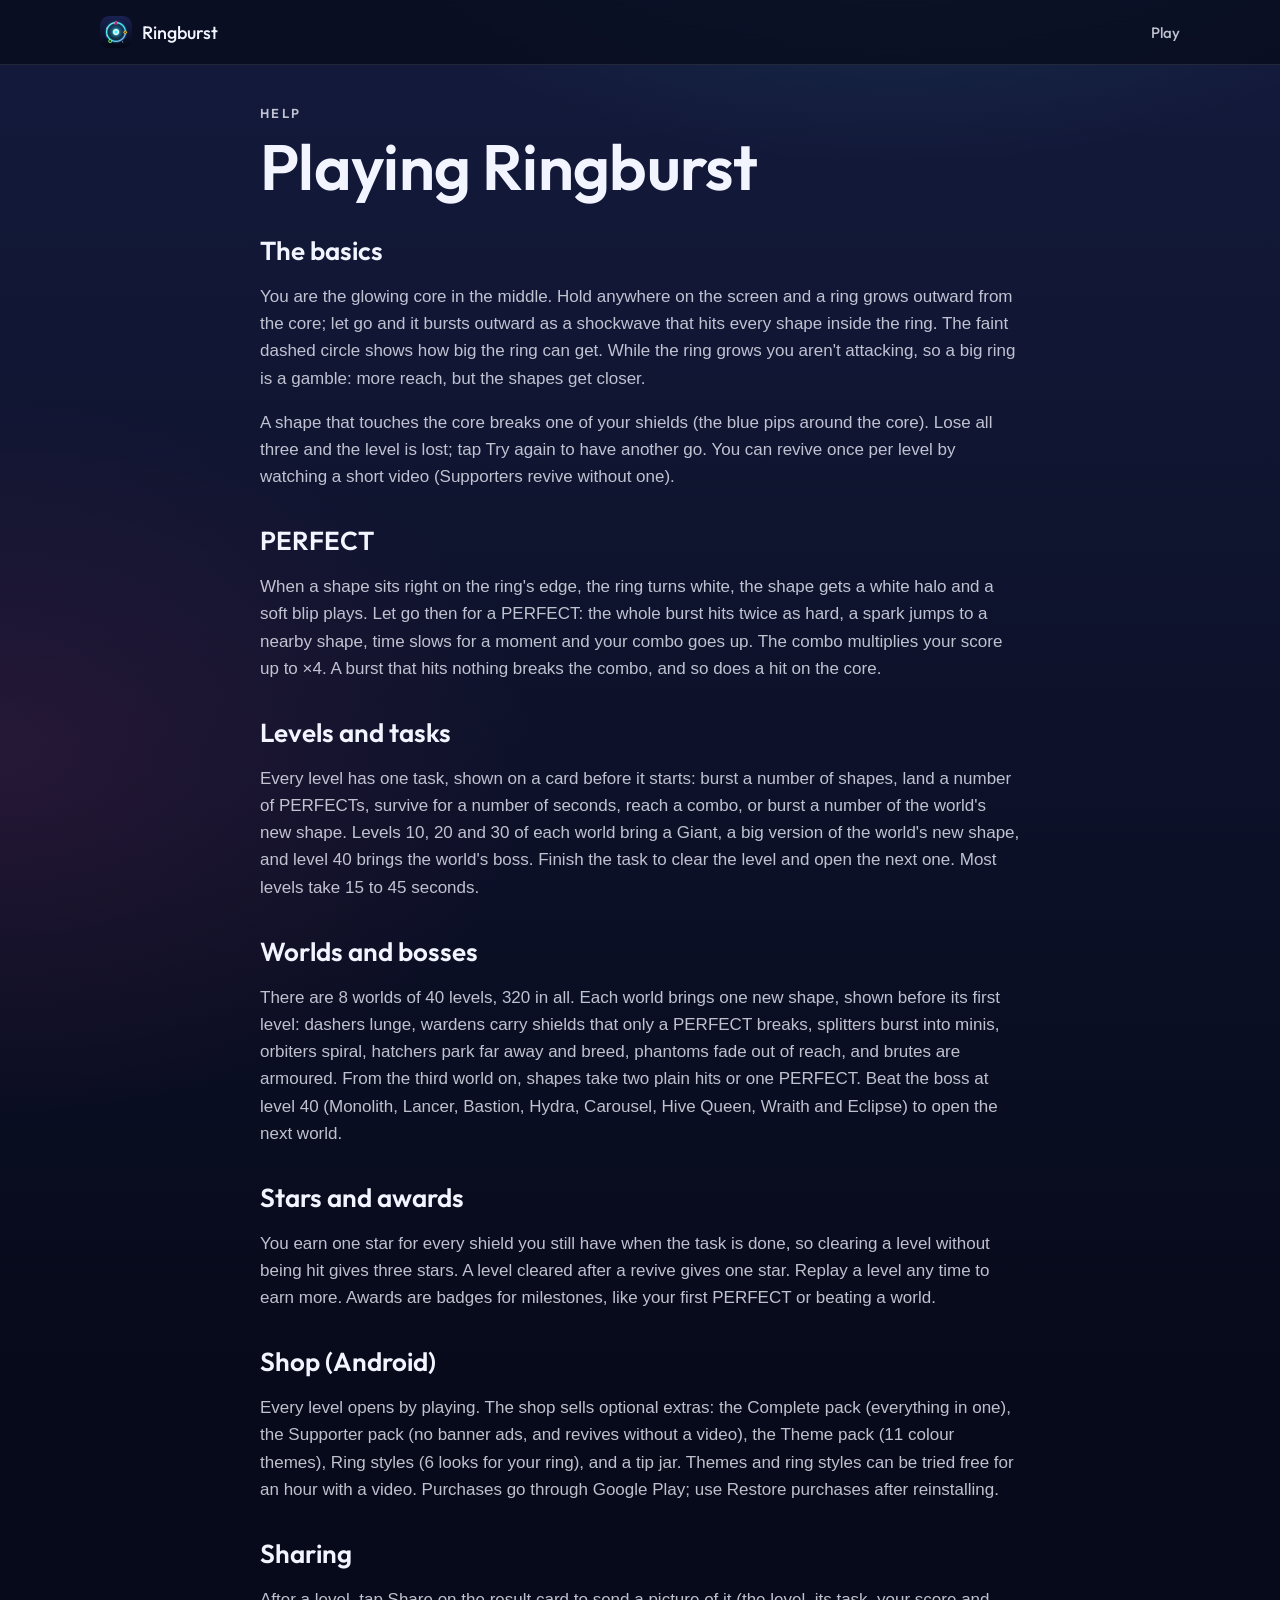
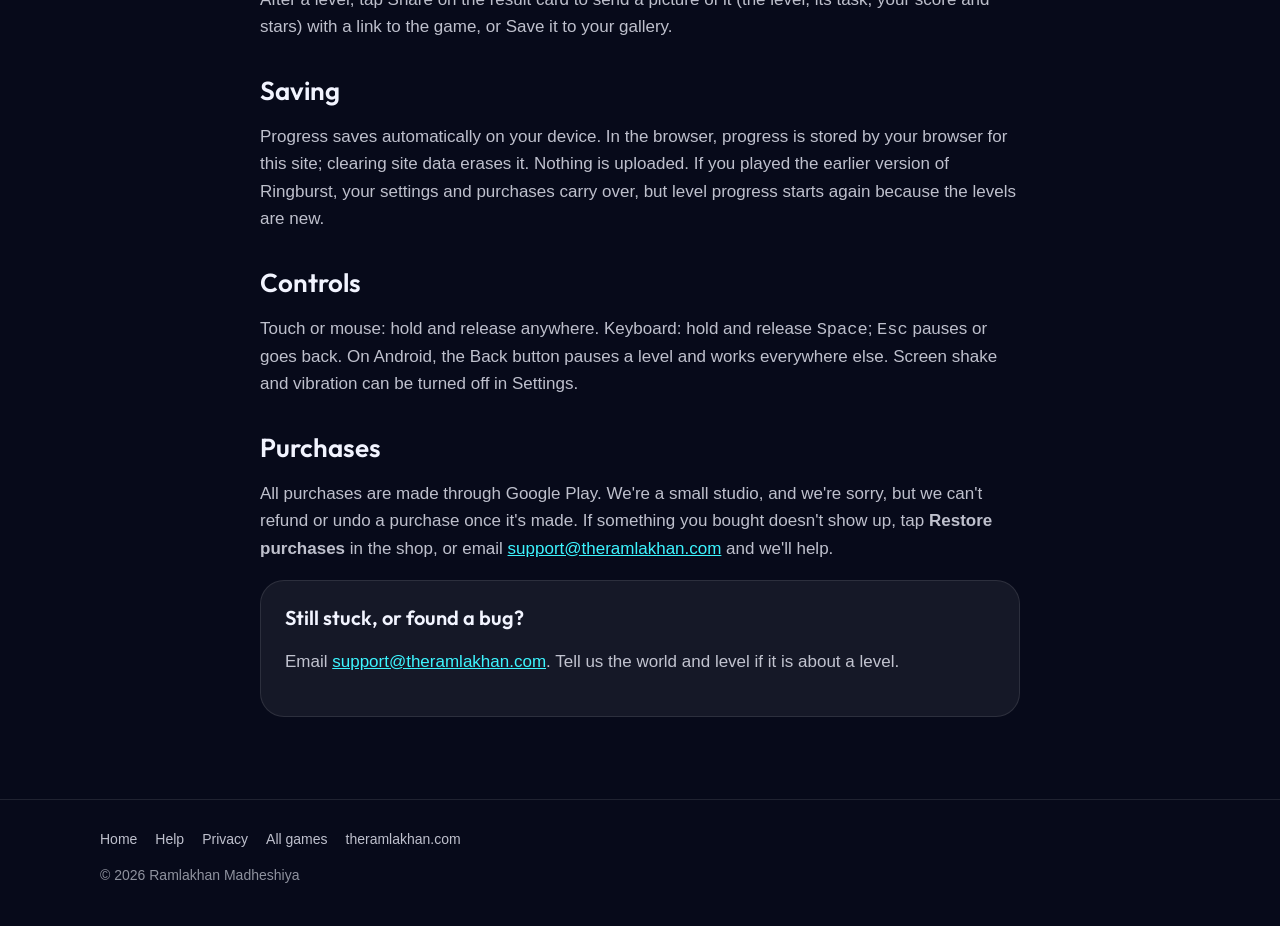
<file: web/help/index.html>
<!doctype html>
<html lang="en">
<head>
<meta charset="utf-8">
<meta name="viewport" content="width=device-width, initial-scale=1, viewport-fit=cover">
<title>Ringburst Help</title>
<meta name="description" content="How to play Ringburst: hold to grow the ring, let go to burst it, PERFECT releases, level tasks, stars, worlds and bosses.">
<meta name="theme-color" content="#070A1A">
<link rel="icon" href="../icon.svg" type="image/svg+xml">
<link rel="preconnect" href="https://fonts.googleapis.com">
<link rel="preconnect" href="https://fonts.gstatic.com" crossorigin>
<link href="https://fonts.googleapis.com/css2?family=Outfit:wght@400;500;600;700;800&display=swap" rel="stylesheet">
<link rel="stylesheet" href="../assets/site.css">
</head>
<body>
<header class="nav">
  <div class="container nav-inner">
    <a class="wordmark" href="../"><img src="../images/icon-512.png" alt="" width="32" height="32"><span>Ringburst</span></a>
    <a class="link" href="../play/">Play</a>
  </div>
</header>
<main class="container doc">
  <p class="eyebrow">Help</p>
  <h1>Playing Ringburst</h1>

  <h2>The basics</h2>
  <p>You are the glowing core in the middle. Hold anywhere on the screen and a ring grows outward from the core; let go and it bursts outward as a shockwave that hits every shape inside the ring. The faint dashed circle shows how big the ring can get. While the ring grows you aren't attacking, so a big ring is a gamble: more reach, but the shapes get closer.</p>
  <p>A shape that touches the core breaks one of your shields (the blue pips around the core). Lose all three and the level is lost; tap Try again to have another go. You can revive once per level by watching a short video (Supporters revive without one).</p>

  <h2>PERFECT</h2>
  <p>When a shape sits right on the ring's edge, the ring turns white, the shape gets a white halo and a soft blip plays. Let go then for a PERFECT: the whole burst hits twice as hard, a spark jumps to a nearby shape, time slows for a moment and your combo goes up. The combo multiplies your score up to ×4. A burst that hits nothing breaks the combo, and so does a hit on the core.</p>

  <h2>Levels and tasks</h2>
  <p>Every level has one task, shown on a card before it starts: burst a number of shapes, land a number of PERFECTs, survive for a number of seconds, reach a combo, or burst a number of the world's new shape. Levels 10, 20 and 30 of each world bring a Giant, a big version of the world's new shape, and level 40 brings the world's boss. Finish the task to clear the level and open the next one. Most levels take 15 to 45 seconds.</p>

  <h2>Worlds and bosses</h2>
  <p>There are 8 worlds of 40 levels, 320 in all. Each world brings one new shape, shown before its first level: dashers lunge, wardens carry shields that only a PERFECT breaks, splitters burst into minis, orbiters spiral, hatchers park far away and breed, phantoms fade out of reach, and brutes are armoured. From the third world on, shapes take two plain hits or one PERFECT. Beat the boss at level 40 (Monolith, Lancer, Bastion, Hydra, Carousel, Hive Queen, Wraith and Eclipse) to open the next world.</p>

  <h2>Stars and awards</h2>
  <p>You earn one star for every shield you still have when the task is done, so clearing a level without being hit gives three stars. A level cleared after a revive gives one star. Replay a level any time to earn more. Awards are badges for milestones, like your first PERFECT or beating a world.</p>

  <h2>Shop (Android)</h2>
  <p>Every level opens by playing. The shop sells optional extras: the Complete pack (everything in one), the Supporter pack (no banner ads, and revives without a video), the Theme pack (11 colour themes), Ring styles (6 looks for your ring), and a tip jar. Themes and ring styles can be tried free for an hour with a video. Purchases go through Google Play; use Restore purchases after reinstalling.</p>

  <h2>Sharing</h2>
  <p>After a level, tap Share on the result card to send a picture of it (the level, its task, your score and stars) with a link to the game, or Save it to your gallery.</p>

  <h2>Saving</h2>
  <p>Progress saves automatically on your device. In the browser, progress is stored by your browser for this site; clearing site data erases it. Nothing is uploaded. If you played the earlier version of Ringburst, your settings and purchases carry over, but level progress starts again because the levels are new.</p>

  <h2>Controls</h2>
  <p>Touch or mouse: hold and release anywhere. Keyboard: hold and release <kbd>Space</kbd>; <kbd>Esc</kbd> pauses or goes back. On Android, the Back button pauses a level and works everywhere else. Screen shake and vibration can be turned off in Settings.</p>

  <h2>Purchases</h2>
  <p>All purchases are made through Google Play. We're a small studio, and we're sorry, but we can't refund or undo a purchase once it's made. If something you bought doesn't show up, tap <strong>Restore purchases</strong> in the shop, or email <a href="mailto:support@theramlakhan.com">support@theramlakhan.com</a> and we'll help.</p>

  <div class="card">
    <h3>Still stuck, or found a bug?</h3>
    <p>Email <a href="mailto:support@theramlakhan.com?subject=Ringburst%20help">support@theramlakhan.com</a>. Tell us the world and level if it is about a level.</p>
  </div>
</main>
<footer class="footer">
  <div class="container">
    <div class="footer-top">
      <nav class="footer-links" aria-label="Site"><a href="../">Home</a> <a href="./" aria-current="page">Help</a> <a href="../privacy/">Privacy</a> <a href="/games/">All games</a> <a href="https://theramlakhan.com/">theramlakhan.com</a></nav>
    </div>
    <p class="footer-meta">© 2026 Ramlakhan Madheshiya</p>
  </div>
</footer>
</body>
</html>
</file>
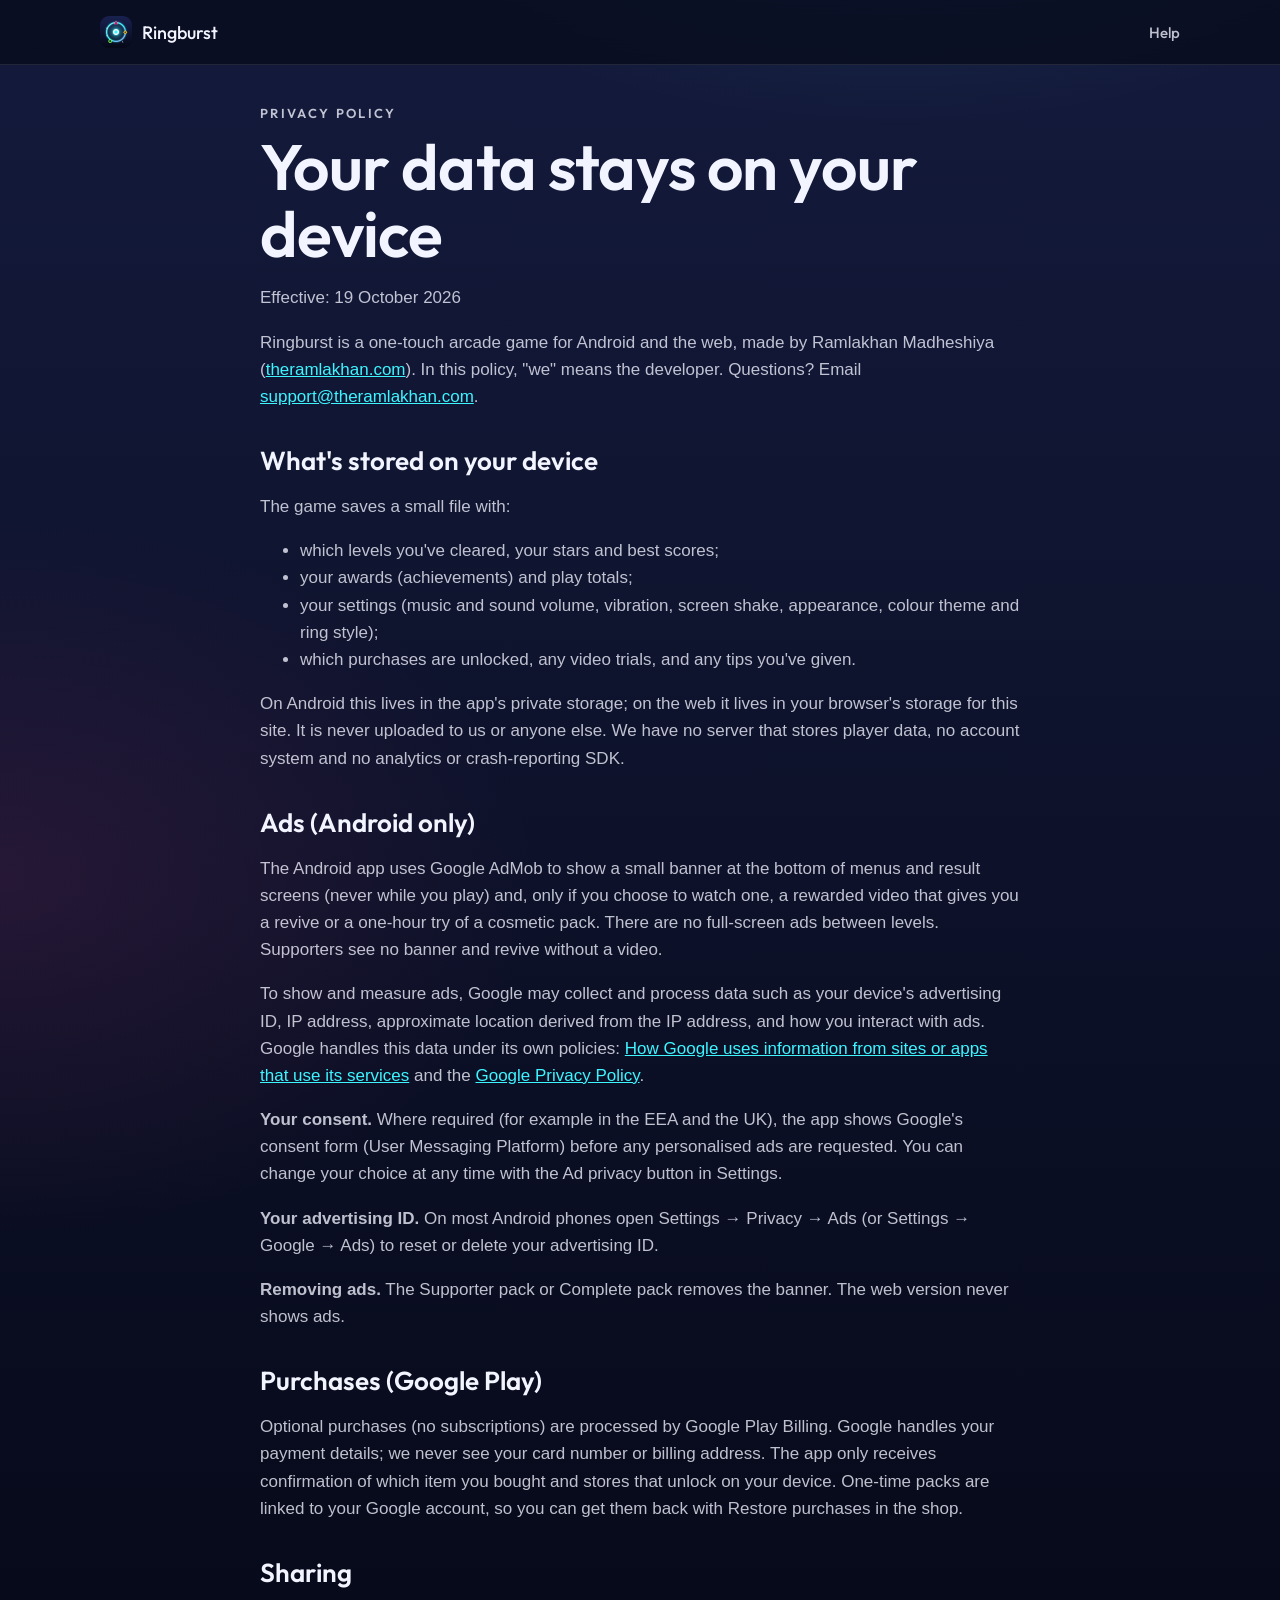
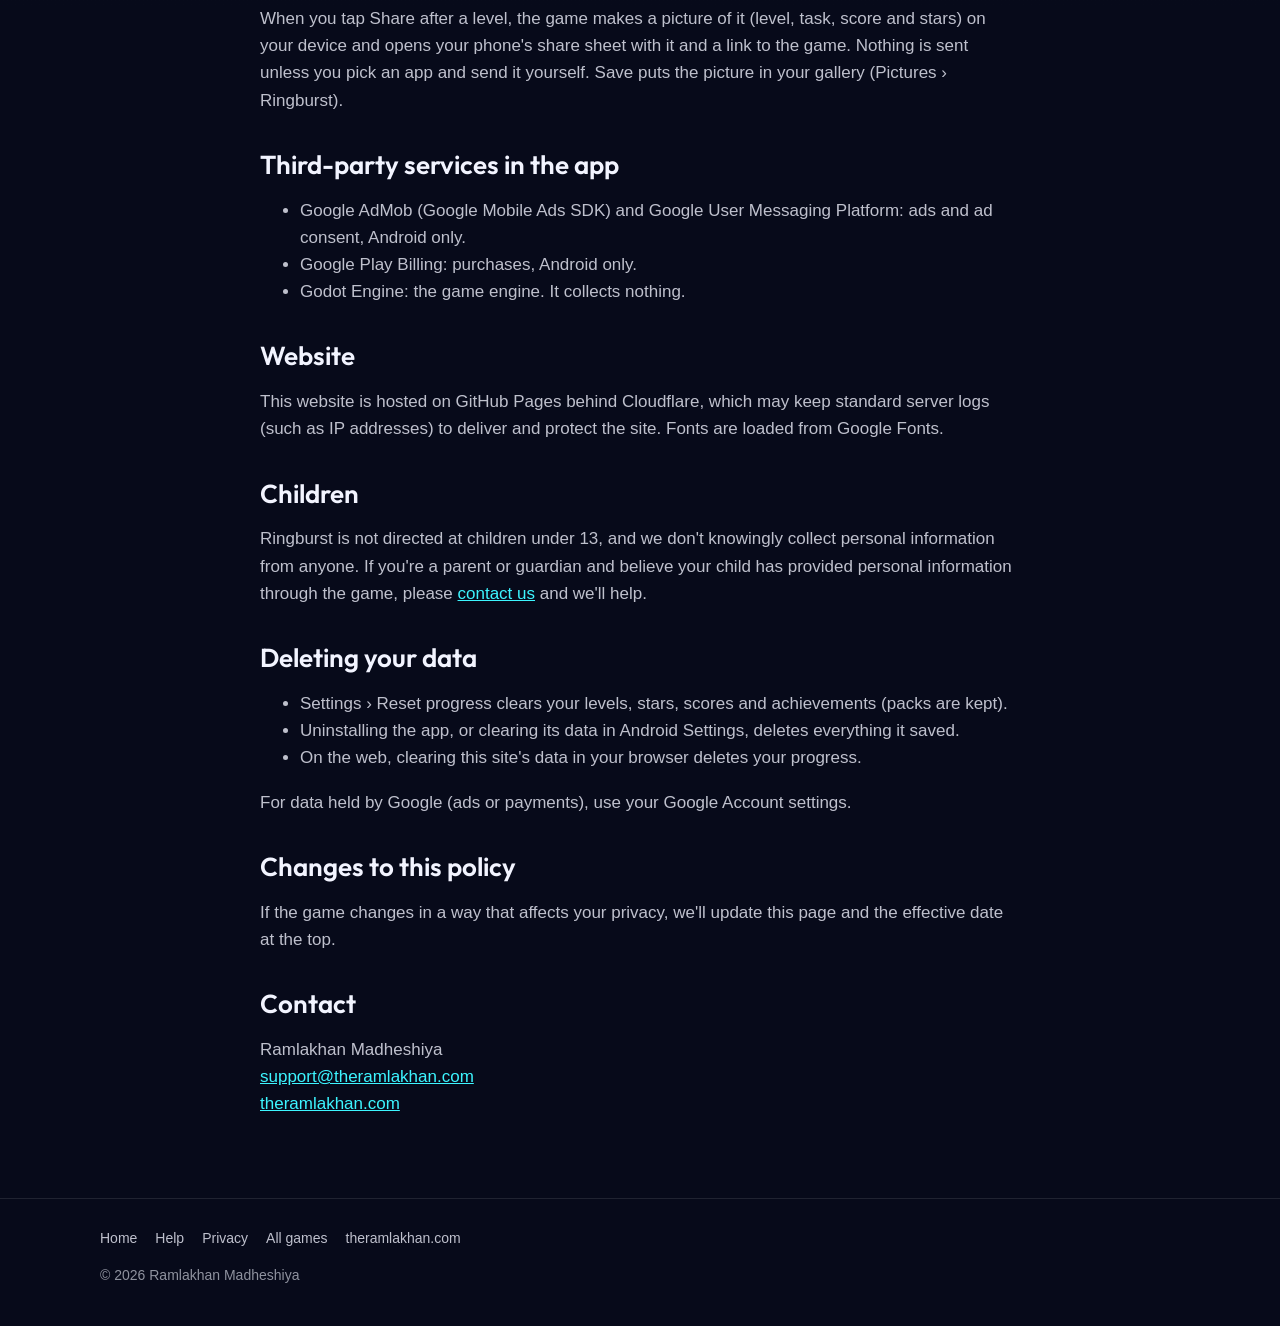
<file: web/privacy/index.html>
<!doctype html>
<html lang="en">
<head>
<meta charset="utf-8">
<meta name="viewport" content="width=device-width, initial-scale=1, viewport-fit=cover">
<title>Ringburst Privacy Policy</title>
<meta name="description" content="How Ringburst handles data: progress stays on your device; ads (Android) by Google AdMob; purchases by Google Play.">
<meta name="theme-color" content="#070A1A">
<link rel="icon" href="../icon.svg" type="image/svg+xml">
<link rel="preconnect" href="https://fonts.googleapis.com">
<link rel="preconnect" href="https://fonts.gstatic.com" crossorigin>
<link href="https://fonts.googleapis.com/css2?family=Outfit:wght@400;500;600;700;800&display=swap" rel="stylesheet">
<link rel="stylesheet" href="../assets/site.css">
</head>
<body>
<header class="nav">
  <div class="container nav-inner">
    <a class="wordmark" href="../"><img src="../images/icon-512.png" alt="" width="32" height="32"><span>Ringburst</span></a>
    <a class="link" href="../help/">Help</a>
  </div>
</header>
<main class="container doc">
  <p class="eyebrow">Privacy policy</p>
  <h1>Your data stays on your device</h1>
  <p>Effective: 19 October 2026</p>
  <p>Ringburst is a one-touch arcade game for Android and the web, made by Ramlakhan Madheshiya (<a href="https://theramlakhan.com">theramlakhan.com</a>). In this policy, "we" means the developer. Questions? Email <a href="mailto:support@theramlakhan.com?subject=Ringburst%20privacy">support@theramlakhan.com</a>.</p>

  <h2>What's stored on your device</h2>
  <p>The game saves a small file with:</p>
  <ul>
    <li>which levels you've cleared, your stars and best scores;</li>
    <li>your awards (achievements) and play totals;</li>
    <li>your settings (music and sound volume, vibration, screen shake, appearance, colour theme and ring style);</li>
    <li>which purchases are unlocked, any video trials, and any tips you've given.</li>
  </ul>
  <p>On Android this lives in the app's private storage; on the web it lives in your browser's storage for this site. It is never uploaded to us or anyone else. We have no server that stores player data, no account system and no analytics or crash-reporting SDK.</p>

  <h2>Ads (Android only)</h2>
  <p>The Android app uses Google AdMob to show a small banner at the bottom of menus and result screens (never while you play) and, only if you choose to watch one, a rewarded video that gives you a revive or a one-hour try of a cosmetic pack. There are no full-screen ads between levels. Supporters see no banner and revive without a video.</p>
  <p>To show and measure ads, Google may collect and process data such as your device's advertising ID, IP address, approximate location derived from the IP address, and how you interact with ads. Google handles this data under its own policies: <a href="https://policies.google.com/technologies/partner-sites">How Google uses information from sites or apps that use its services</a> and the <a href="https://policies.google.com/privacy">Google Privacy Policy</a>.</p>
  <p><strong>Your consent.</strong> Where required (for example in the EEA and the UK), the app shows Google's consent form (User Messaging Platform) before any personalised ads are requested. You can change your choice at any time with the Ad privacy button in Settings.</p>
  <p><strong>Your advertising ID.</strong> On most Android phones open Settings → Privacy → Ads (or Settings → Google → Ads) to reset or delete your advertising ID.</p>
  <p><strong>Removing ads.</strong> The Supporter pack or Complete pack removes the banner. The web version never shows ads.</p>

  <h2>Purchases (Google Play)</h2>
  <p>Optional purchases (no subscriptions) are processed by Google Play Billing. Google handles your payment details; we never see your card number or billing address. The app only receives confirmation of which item you bought and stores that unlock on your device. One-time packs are linked to your Google account, so you can get them back with Restore purchases in the shop.</p>

  <h2>Sharing</h2>
  <p>When you tap Share after a level, the game makes a picture of it (level, task, score and stars) on your device and opens your phone's share sheet with it and a link to the game. Nothing is sent unless you pick an app and send it yourself. Save puts the picture in your gallery (Pictures › Ringburst).</p>

  <h2>Third-party services in the app</h2>
  <ul>
    <li>Google AdMob (Google Mobile Ads SDK) and Google User Messaging Platform: ads and ad consent, Android only.</li>
    <li>Google Play Billing: purchases, Android only.</li>
    <li>Godot Engine: the game engine. It collects nothing.</li>
  </ul>

  <h2>Website</h2>
  <p>This website is hosted on GitHub Pages behind Cloudflare, which may keep standard server logs (such as IP addresses) to deliver and protect the site. Fonts are loaded from Google Fonts.</p>

  <h2>Children</h2>
  <p>Ringburst is not directed at children under 13, and we don't knowingly collect personal information from anyone. If you're a parent or guardian and believe your child has provided personal information through the game, please <a href="mailto:support@theramlakhan.com?subject=Ringburst%20privacy">contact us</a> and we'll help.</p>

  <h2>Deleting your data</h2>
  <ul>
    <li>Settings › Reset progress clears your levels, stars, scores and achievements (packs are kept).</li>
    <li>Uninstalling the app, or clearing its data in Android Settings, deletes everything it saved.</li>
    <li>On the web, clearing this site's data in your browser deletes your progress.</li>
  </ul>
  <p>For data held by Google (ads or payments), use your Google Account settings.</p>

  <h2>Changes to this policy</h2>
  <p>If the game changes in a way that affects your privacy, we'll update this page and the effective date at the top.</p>

  <h2>Contact</h2>
  <p>Ramlakhan Madheshiya<br>
  <a href="mailto:support@theramlakhan.com?subject=Ringburst%20privacy">support@theramlakhan.com</a><br>
  <a href="https://theramlakhan.com">theramlakhan.com</a></p>
</main>
<footer class="footer">
  <div class="container">
    <div class="footer-top">
      <nav class="footer-links" aria-label="Site"><a href="../">Home</a> <a href="../help/">Help</a> <a href="./" aria-current="page">Privacy</a> <a href="/games/">All games</a> <a href="https://theramlakhan.com/">theramlakhan.com</a></nav>
    </div>
    <p class="footer-meta">© 2026 Ramlakhan Madheshiya</p>
  </div>
</footer>
</body>
</html>
</file>
<file: web/assets/site.css>
/* Ringburst site. Neon on deep night blue. */
:root {
  --sky: #070A1A;
  --sky-2: #141A3C;
  --card: rgba(255, 255, 255, .06);
  --line: rgba(255, 255, 255, .10);
  --ink: #F2F4FF;
  --ink-2: rgba(242, 244, 255, .78);
  --ink-3: rgba(242, 244, 255, .58);
  --amber: #3DF5FF;
  --pink: #FF4FA3;
  --gold: #FFD23F;
  --paper: #F4F6FF;
  --paper-ink: #0B1030;
  --violet: #B98CFF;
  --display: "Outfit", -apple-system, BlinkMacSystemFont, "Segoe UI", system-ui, sans-serif;
  --text: -apple-system, BlinkMacSystemFont, "Segoe UI", Inter, Roboto, "Helvetica Neue", Arial, system-ui, sans-serif;
  --gutter: 20px;
  color-scheme: dark;
}
* { box-sizing: border-box; }
html { -webkit-text-size-adjust: 100%; }
body {
  margin: 0;
  background: radial-gradient(1100px 700px at 70% -10%, rgba(61, 245, 255, .16) 0%, transparent 60%), radial-gradient(900px 600px at 0% 30%, rgba(255, 79, 163, .10) 0%, transparent 60%), linear-gradient(180deg, var(--sky-2) 0%, var(--sky) 55%);
  background-color: var(--sky);
  color: var(--ink);
  font: 17px/1.6 var(--text);
  min-height: 100vh;
}
a { color: var(--amber); }
img { max-width: 100%; height: auto; display: block; }
.container { width: min(1080px, 100% - 2 * var(--gutter)); margin-inline: auto; }
.skip { position: absolute; left: -999px; }
.skip:focus { left: 12px; top: 12px; background: var(--paper); color: var(--paper-ink); padding: 8px 12px; border-radius: 10px; z-index: 9; }

.nav { position: sticky; top: 0; z-index: 5; backdrop-filter: blur(14px); background: rgba(7, 10, 26, .72); border-bottom: 1px solid var(--line); }
.nav-inner { display: flex; align-items: center; justify-content: space-between; height: 64px; }
.wordmark { display: inline-flex; align-items: center; gap: 10px; color: var(--ink); text-decoration: none; font: 500 18px var(--display); }
.wordmark img { width: 32px; height: 32px; border-radius: 9px; }
.nav .link { color: var(--ink-2); text-decoration: none; font: 500 15px var(--display); }
.nav .link:hover { color: var(--ink); }

.hero { padding: 56px 0 24px; display: grid; gap: 40px; grid-template-columns: 1.1fr .9fr; align-items: center; }
.eyebrow { font: 600 13px var(--display); letter-spacing: .18em; text-transform: uppercase; color: var(--amber); margin: 0 0 12px; }
h1 { font: 600 clamp(40px, 6vw, 64px)/1.05 var(--display); margin: 0 0 16px; letter-spacing: -.01em; }
h2 { font: 600 clamp(28px, 3.6vw, 38px)/1.15 var(--display); margin: 0 0 12px; }
h3 { font: 600 20px/1.3 var(--display); margin: 0 0 6px; }
.lede { font-size: 19px; color: var(--ink-2); max-width: 34em; margin: 0 0 24px; }
.btn-row { display: flex; flex-wrap: wrap; gap: 12px; align-items: center; }
.btn { display: inline-flex; align-items: center; gap: 10px; padding: 14px 22px; border-radius: 999px; font: 600 16px var(--display); text-decoration: none; color: var(--ink); background: var(--card); border: 1px solid var(--line); min-height: 50px; }
.btn:hover { background: rgba(255, 255, 255, .1); }
.btn svg { width: 20px; height: 20px; }
.btn-primary { background: var(--amber); color: var(--paper-ink); border-color: transparent; }
.btn-primary:hover { background: #7CFBFF; }
.meta { color: var(--ink-3); font-size: 14px; margin-top: 14px; }

.phone { border-radius: 30px; overflow: hidden; border: 1px solid var(--line); box-shadow: 0 40px 80px -30px rgba(0, 0, 0, .7), 0 0 90px -20px rgba(61, 245, 255, .35); background: var(--sky); }
.hero .phone { max-width: 340px; margin-inline: auto; }
.shots { display: grid; grid-template-columns: repeat(3, 1fr); gap: 20px; margin: 24px 0 8px; }

section { padding: 48px 0; }
.features { display: grid; grid-template-columns: repeat(3, 1fr); gap: 18px; }
.feature { background: var(--card); border: 1px solid var(--line); border-radius: 24px; padding: 22px; }
.feature p { margin: 0; color: var(--ink-2); }
.shape { display: block; width: 44px; height: 44px; margin-bottom: 12px; }
.shape svg { width: 44px; height: 44px; filter: drop-shadow(0 0 10px currentColor); }

.doc { max-width: 760px; padding: 40px 0 64px; }
.doc h2 { margin-top: 36px; font-size: 26px; }
.doc p, .doc li { color: var(--ink-2); }
.card { background: var(--card); border: 1px solid var(--line); border-radius: 24px; padding: 24px; margin: 18px 0; }

.footer { border-top: 1px solid var(--line); padding: 28px 0 40px; color: var(--ink-3); font-size: 14px; }
.footer-top { display: flex; flex-wrap: wrap; gap: 16px; justify-content: space-between; align-items: center; }
.footer-links { display: flex; flex-wrap: wrap; gap: 18px; }
.footer-links a { color: var(--ink-2); text-decoration: none; }
.footer-links a:hover { color: var(--ink); }
.footer-meta { margin: 14px 0 0; }

@media (max-width: 820px) {
  .hero { grid-template-columns: 1fr; padding-top: 32px; }
  .hero .phone { max-width: 280px; }
  .features { grid-template-columns: 1fr; }
  .shots { grid-template-columns: repeat(3, minmax(160px, 1fr)); overflow-x: auto; scroll-snap-type: x mandatory; padding-bottom: 8px; }
  .shots .phone { scroll-snap-align: start; }
}
</file>
